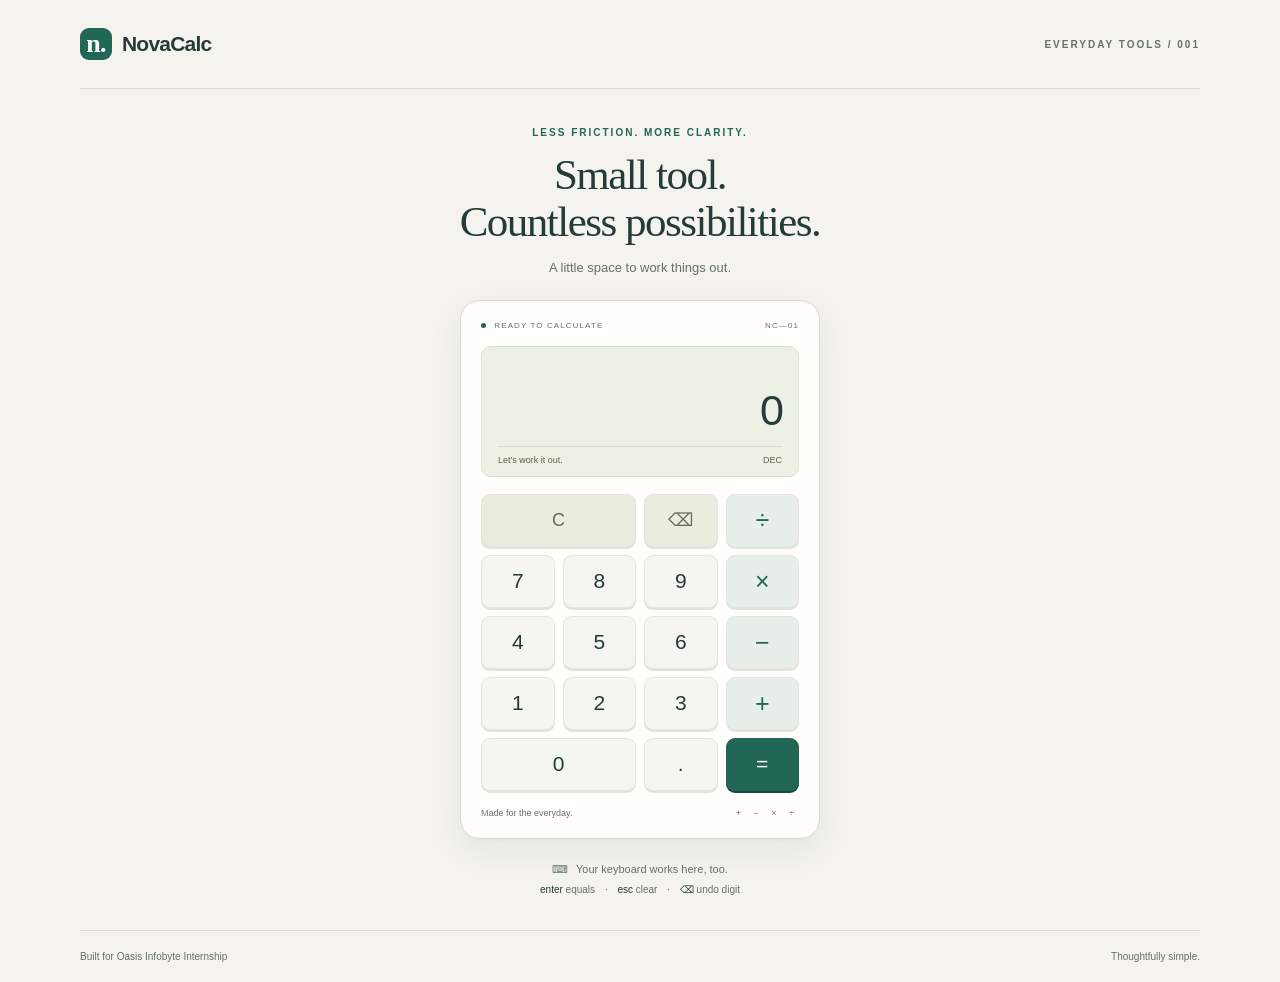
<file: WebDev-L2-Calculator/index.html>
<!doctype html>
<html lang="en">
<head>
  <meta charset="UTF-8">
  <meta name="viewport" content="width=device-width, initial-scale=1">
  <meta name="description" content="NovaCalc — a simple, keyboard-friendly calculator for everyday arithmetic.">
  <title>NovaCalc — A little clarity in every calculation</title>
  <link rel="stylesheet" href="css/style.css">
  <script src="js/script.js" defer></script>
</head>
<body>
  <header class="masthead">
    <a class="brand" href="index.html" aria-label="NovaCalc home"><span class="brand-mark" aria-hidden="true">n.</span>NovaCalc</a>
    <span class="edition">EVERYDAY TOOLS / 001</span>
  </header>
  <main>
    <div class="intro"><p class="eyebrow">LESS FRICTION. MORE CLARITY.</p><h1>Small tool.<br>Countless possibilities.</h1><p>A little space to work things out.</p></div>
    <section class="calculator" aria-label="Calculator">
      <div class="calculator-top"><span><i aria-hidden="true"></i> READY TO CALCULATE</span><span aria-hidden="true">NC—01</span></div>
      <div class="screen" aria-live="polite" aria-atomic="true">
        <div id="context" class="context" aria-label="Previous operation">&nbsp;</div>
        <output id="display" aria-label="Result">0</output>
        <div class="screen-caption"><span id="status">Let's work it out.</span><span aria-hidden="true">DEC</span></div>
      </div>
      <div class="keypad">
        <button class="utility clear" data-key="Escape" aria-label="Clear calculator">C</button>
        <button class="utility" data-key="Backspace" aria-label="Delete last digit">⌫</button>
        <button class="operator" data-key="/" aria-label="Divide">÷</button>
        <button data-key="7">7</button><button data-key="8">8</button><button data-key="9">9</button><button class="operator" data-key="*" aria-label="Multiply">×</button>
        <button data-key="4">4</button><button data-key="5">5</button><button data-key="6">6</button><button class="operator" data-key="-" aria-label="Subtract">−</button>
        <button data-key="1">1</button><button data-key="2">2</button><button data-key="3">3</button><button class="operator" data-key="+" aria-label="Add">+</button>
        <button class="zero" data-key="0">0</button><button data-key="." aria-label="Decimal point">.</button><button class="equals" data-key="=" aria-label="Equals">=</button>
      </div>
      <div class="calculator-bottom"><span>Made for the everyday.</span><span aria-hidden="true">+ − × ÷</span></div>
    </section>
    <p class="keyboard-note"><span aria-hidden="true">⌨</span> Your keyboard works here, too.<br><span class="shortcuts"><kbd>enter</kbd> equals <span>·</span> <kbd>esc</kbd> clear <span>·</span> <kbd>⌫</kbd> undo digit</span></p>
  </main>
  <footer><span>Built for Oasis Infobyte Internship</span><span>Thoughtfully simple.</span></footer>
</body>
</html>
</file>
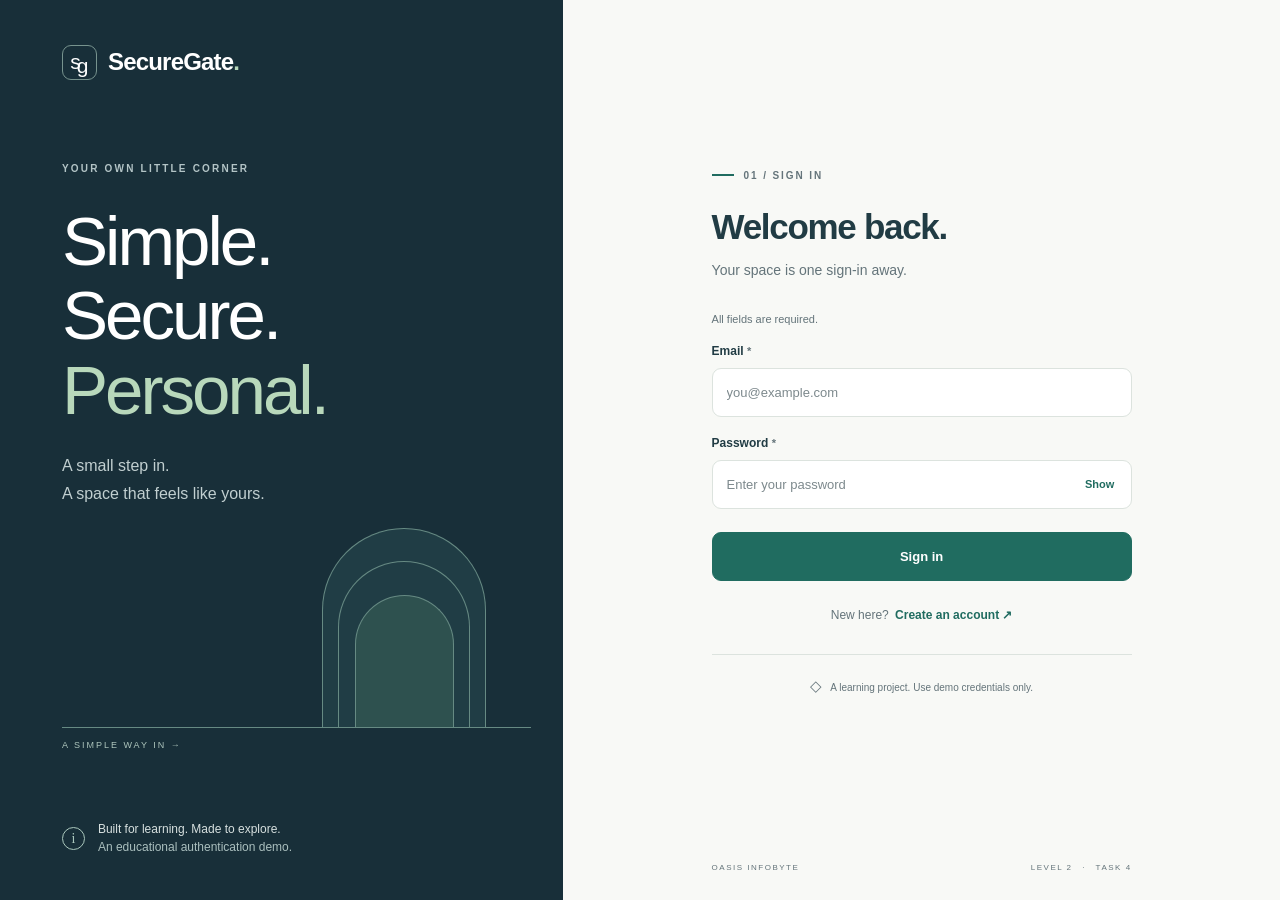
<file: WebDev-L2-LoginAuthentication/index.html>
<!DOCTYPE html>
<html lang="en">
<head><meta charset="UTF-8"><meta name="viewport" content="width=device-width, initial-scale=1"><meta name="description" content="SecureGate — an educational authentication demo for Oasis Infobyte."><title>Sign in · SecureGate</title><link rel="icon" href="data:,"><link rel="stylesheet" href="css/style.css"><script src="js/auth.js" defer></script></head>
<body class="auth-page login-page"><a class="skip-link" href="#main">Skip to form</a><div class="auth-layout">
<aside class="brand-panel"><a class="brand" href="index.html" aria-label="SecureGate home"><span class="brand-icon" aria-hidden="true">s<span>g</span></span>SecureGate<span class="brand-dot">.</span></a><div class="brand-story"><span class="eyebrow">YOUR OWN LITTLE CORNER</span><h1>Simple.<br>Secure.<br><span>Personal.</span></h1><p>A small step in.<br>A space that feels like yours.</p></div><div class="gate-art" aria-hidden="true"><div class="gate gate-one"></div><div class="gate gate-two"></div><div class="gate gate-three"></div><span class="gate-line"></span><span class="gate-caption">A SIMPLE WAY IN →</span></div><div class="brand-note"><span class="note-symbol" aria-hidden="true">i</span><p>Built for learning. Made to explore.<br><span>An educational authentication demo.</span></p></div></aside>
<main class="form-panel" id="main"><div class="form-content"><div class="page-kicker"><span class="tiny-line"></span>01 / SIGN IN</div><h2>Welcome back.</h2><p class="intro">Your space is one sign-in away.</p>
<noscript><p class="form-message">Please enable JavaScript to use this authentication demo.</p></noscript>
<form data-auth-form="login" novalidate><p class="required-note">All fields are required.</p>
<div class="field"><label for="email">Email <span aria-hidden="true">*</span></label><div class="input-wrap"><input id="email" name="email" type="email" autocomplete="email" placeholder="you@example.com" required aria-describedby="email-error"></div><p class="field-error" id="email-error" aria-live="polite"></p></div><div class="field"><label for="password">Password <span aria-hidden="true">*</span></label><div class="input-wrap"><input id="password" name="password" type="password" autocomplete="current-password" placeholder="Enter your password" required aria-describedby="password-error"><button class="password-toggle" type="button" data-toggle="password" aria-controls="password" aria-label="Show password" aria-pressed="false">Show</button></div><p class="field-error" id="password-error" aria-live="polite"></p></div>
<p class="form-message" id="form-message" role="status" aria-live="polite"></p><button class="button" type="submit">Sign in</button></form>

<p class="form-switch">New here? <a href="register.html">Create an account ↗</a></p><div class="demo-note"><span aria-hidden="true">◇</span> A learning project. Use demo credentials only.</div></div>
<footer class="auth-footer"><span>OASIS INFOBYTE</span><span>LEVEL 2 <span class="footer-dot">·</span> TASK 4</span></footer></main></div></body></html>
</file>
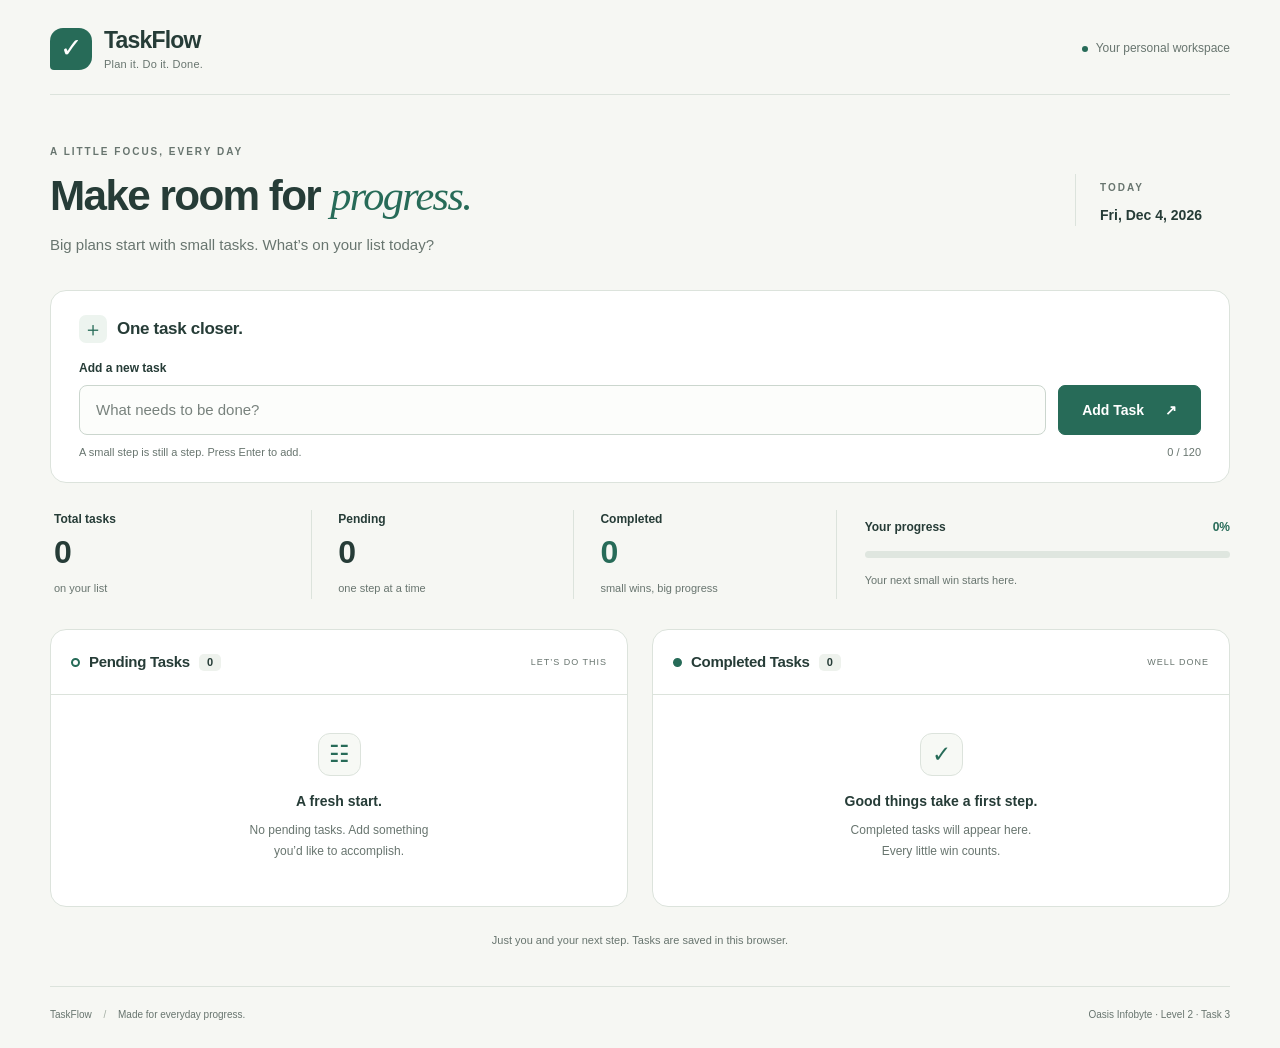
<file: WebDev-L2-ToDoApp/index.html>
<!DOCTYPE html>
<html lang="en">
<head>
  <meta charset="UTF-8">
  <meta name="viewport" content="width=device-width, initial-scale=1.0">
  <meta name="description" content="TaskFlow: a simple, local task manager. Plan it. Do it. Done.">
  <title>TaskFlow — Plan it. Do it. Done.</title>
  <link rel="stylesheet" href="css/style.css">
  <script src="js/script.js" defer></script>
</head>
<body>
  <header class="site-header wrap">
    <a class="brand" href="index.html" aria-label="TaskFlow home"><span class="brand-mark" aria-hidden="true">✓</span><span>TaskFlow<span class="tagline">Plan it. Do it. Done.</span></span></a>
    <span class="header-note"><span class="status-dot" aria-hidden="true"></span>Your personal workspace</span>
  </header>
  <main class="wrap">
    <section class="overview" aria-labelledby="welcome-title">
      <div><p class="eyebrow">A LITTLE FOCUS, EVERY DAY</p><h1 id="welcome-title">Make room for <em>progress.</em></h1><p class="intro">Big plans start with small tasks. What’s on your list today?</p></div>
      <div class="date-card"><span class="eyebrow">TODAY</span><time id="today"></time></div>
    </section>
    <section class="composer" aria-labelledby="composer-title">
      <div class="section-kicker"><span aria-hidden="true">＋</span><h2 id="composer-title">One task closer.</h2></div>
      <form id="task-form" novalidate>
        <label for="task-input">Add a new task</label>
        <div class="input-row"><input id="task-input" name="task" type="text" maxlength="120" placeholder="What needs to be done?" autocomplete="off" aria-describedby="input-help form-error"><button class="button primary" type="submit">Add Task <span aria-hidden="true">↗</span></button></div>
        <div class="form-details"><span id="input-help">A small step is still a step. Press Enter to add.</span><span id="character-count">0 / 120</span></div>
        <p id="form-error" class="error" role="alert"></p>
      </form>
    </section>
    <section class="stats" aria-label="Task statistics">
      <div class="stat"><span class="stat-label">Total tasks</span><strong id="total-count">0</strong><span class="stat-note">on your list</span></div>
      <div class="stat"><span class="stat-label">Pending</span><strong id="pending-count">0</strong><span class="stat-note">one step at a time</span></div>
      <div class="stat"><span class="stat-label">Completed</span><strong id="completed-count">0</strong><span class="stat-note">small wins, big progress</span></div>
      <div class="progress-stat"><div><span class="stat-label">Your progress</span><strong id="progress-label">0%</strong></div><progress id="task-progress" max="100" value="0" aria-label="Tasks completed">0%</progress><span class="stat-note" id="progress-note">Your next small win starts here.</span></div>
    </section>
    <p id="storage-warning" class="storage-warning" role="status" hidden></p>
    <div class="board" id="task-board">
      <section class="task-section" aria-labelledby="pending-title"><div class="list-heading"><h2 id="pending-title"><span class="section-dot" aria-hidden="true"></span>Pending Tasks <span class="count-badge" id="pending-badge">0</span></h2><span class="list-caption">LET’S DO THIS</span></div><ul id="pending-list" class="task-list"></ul><div id="pending-empty" class="empty-state"><span class="empty-icon" aria-hidden="true">☷</span><h3>A fresh start.</h3><p>No pending tasks. Add something<br>you’d like to accomplish.</p></div></section>
      <section class="task-section completed-section" aria-labelledby="completed-title"><div class="list-heading"><h2 id="completed-title"><span class="section-dot filled" aria-hidden="true"></span>Completed Tasks <span class="count-badge" id="completed-badge">0</span></h2><span class="list-caption">WELL DONE</span></div><ul id="completed-list" class="task-list"></ul><div id="completed-empty" class="empty-state"><span class="empty-icon" aria-hidden="true">✓</span><h3>Good things take a first step.</h3><p>Completed tasks will appear here.<br>Every little win counts.</p></div></section>
    </div>
    <p class="workspace-note">Just you and your next step. Tasks are saved in this browser.</p>
    <p id="announcement" class="sr-only" role="status" aria-live="polite"></p>
    <noscript><p class="error">Please enable JavaScript to add and manage tasks.</p></noscript>
  </main>
  <footer class="site-footer wrap"><span>TaskFlow <span class="footer-divider">/</span> Made for everyday progress.</span><span>Oasis Infobyte · Level 2 · Task 3</span></footer>
</body>
</html>
</file>
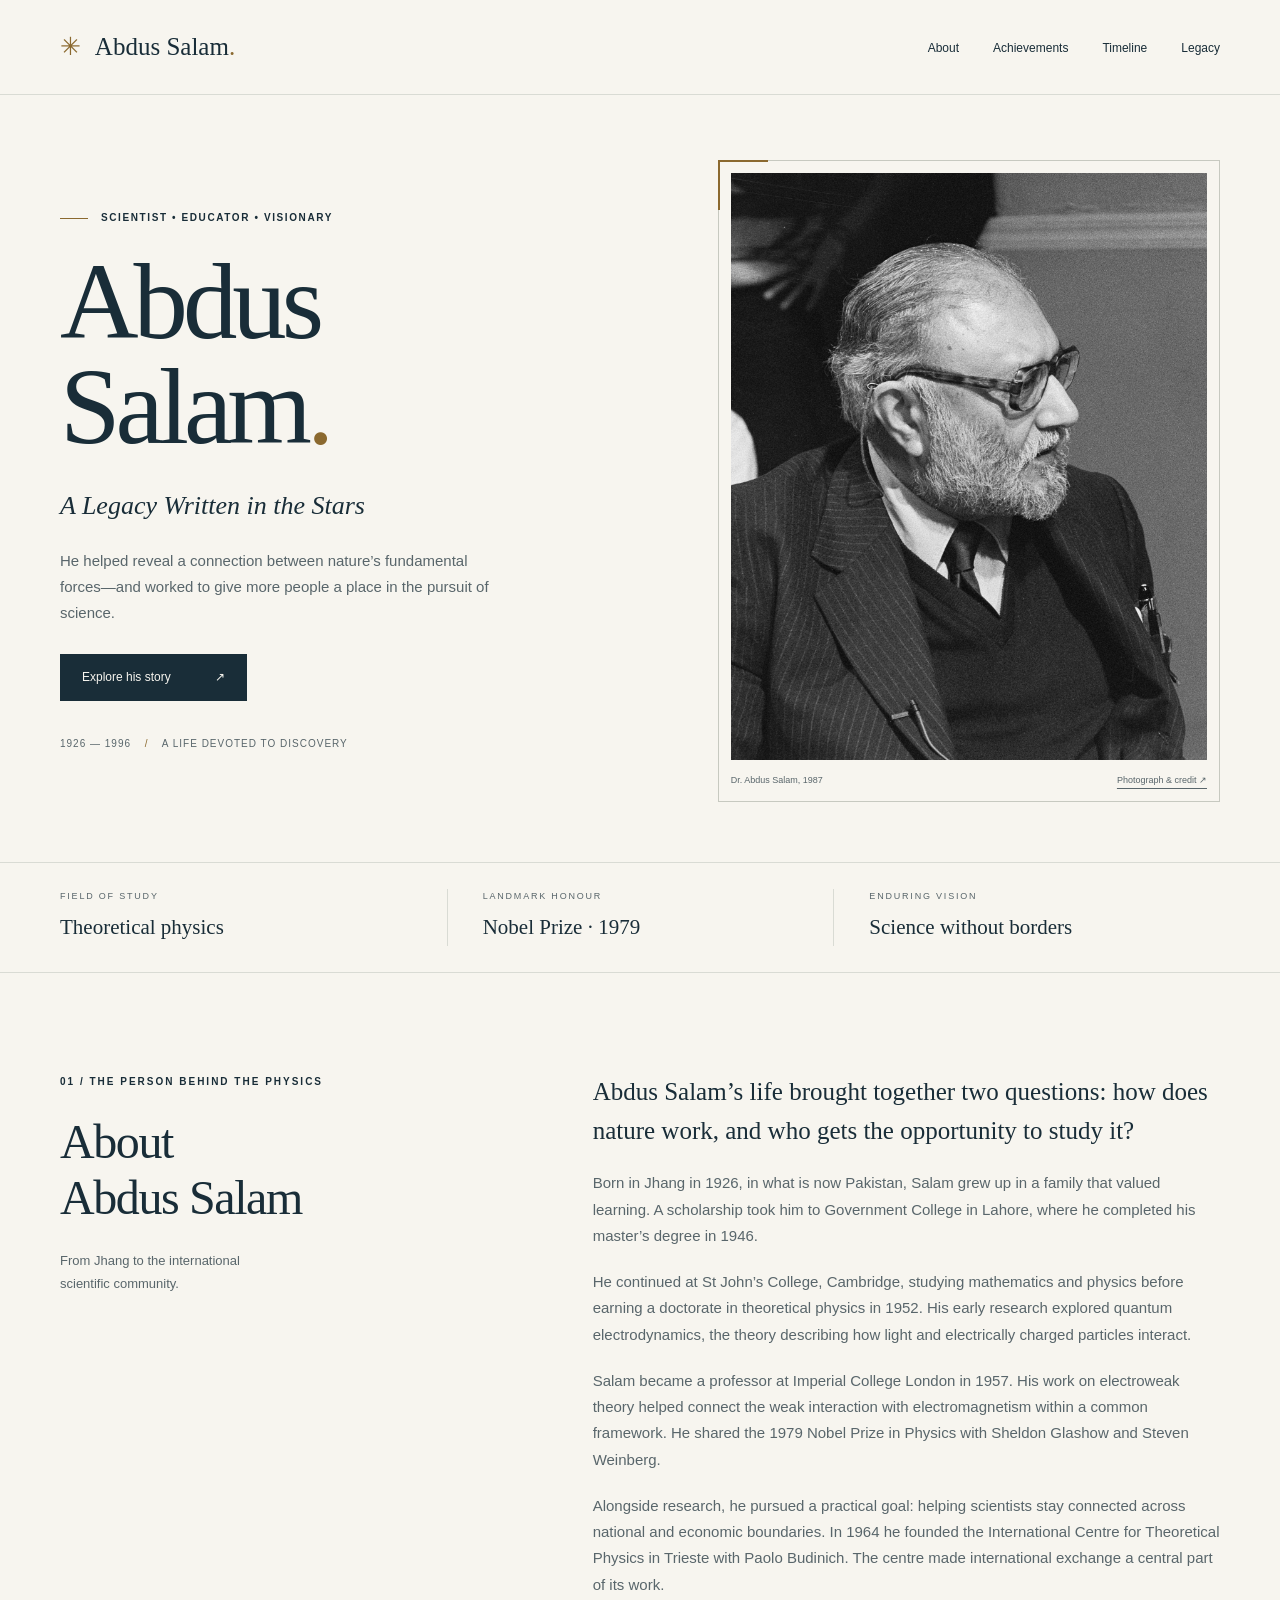
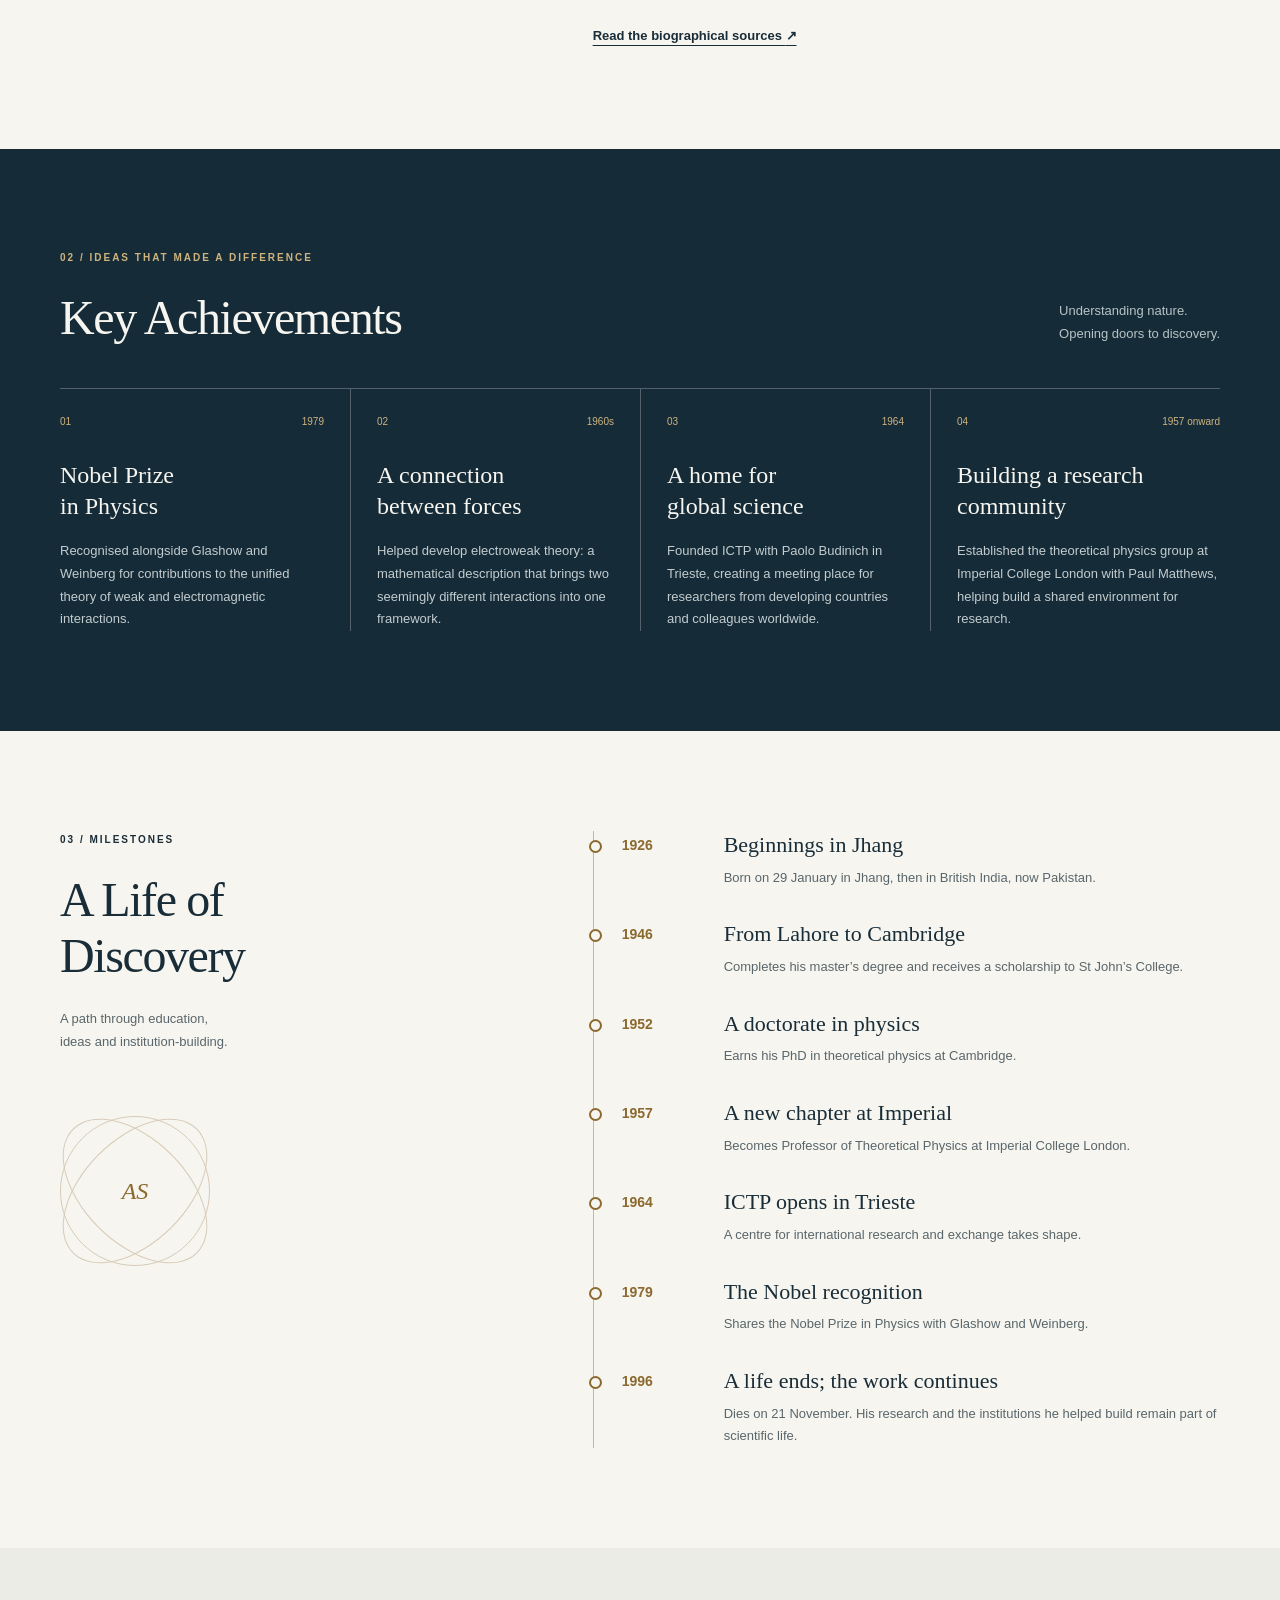
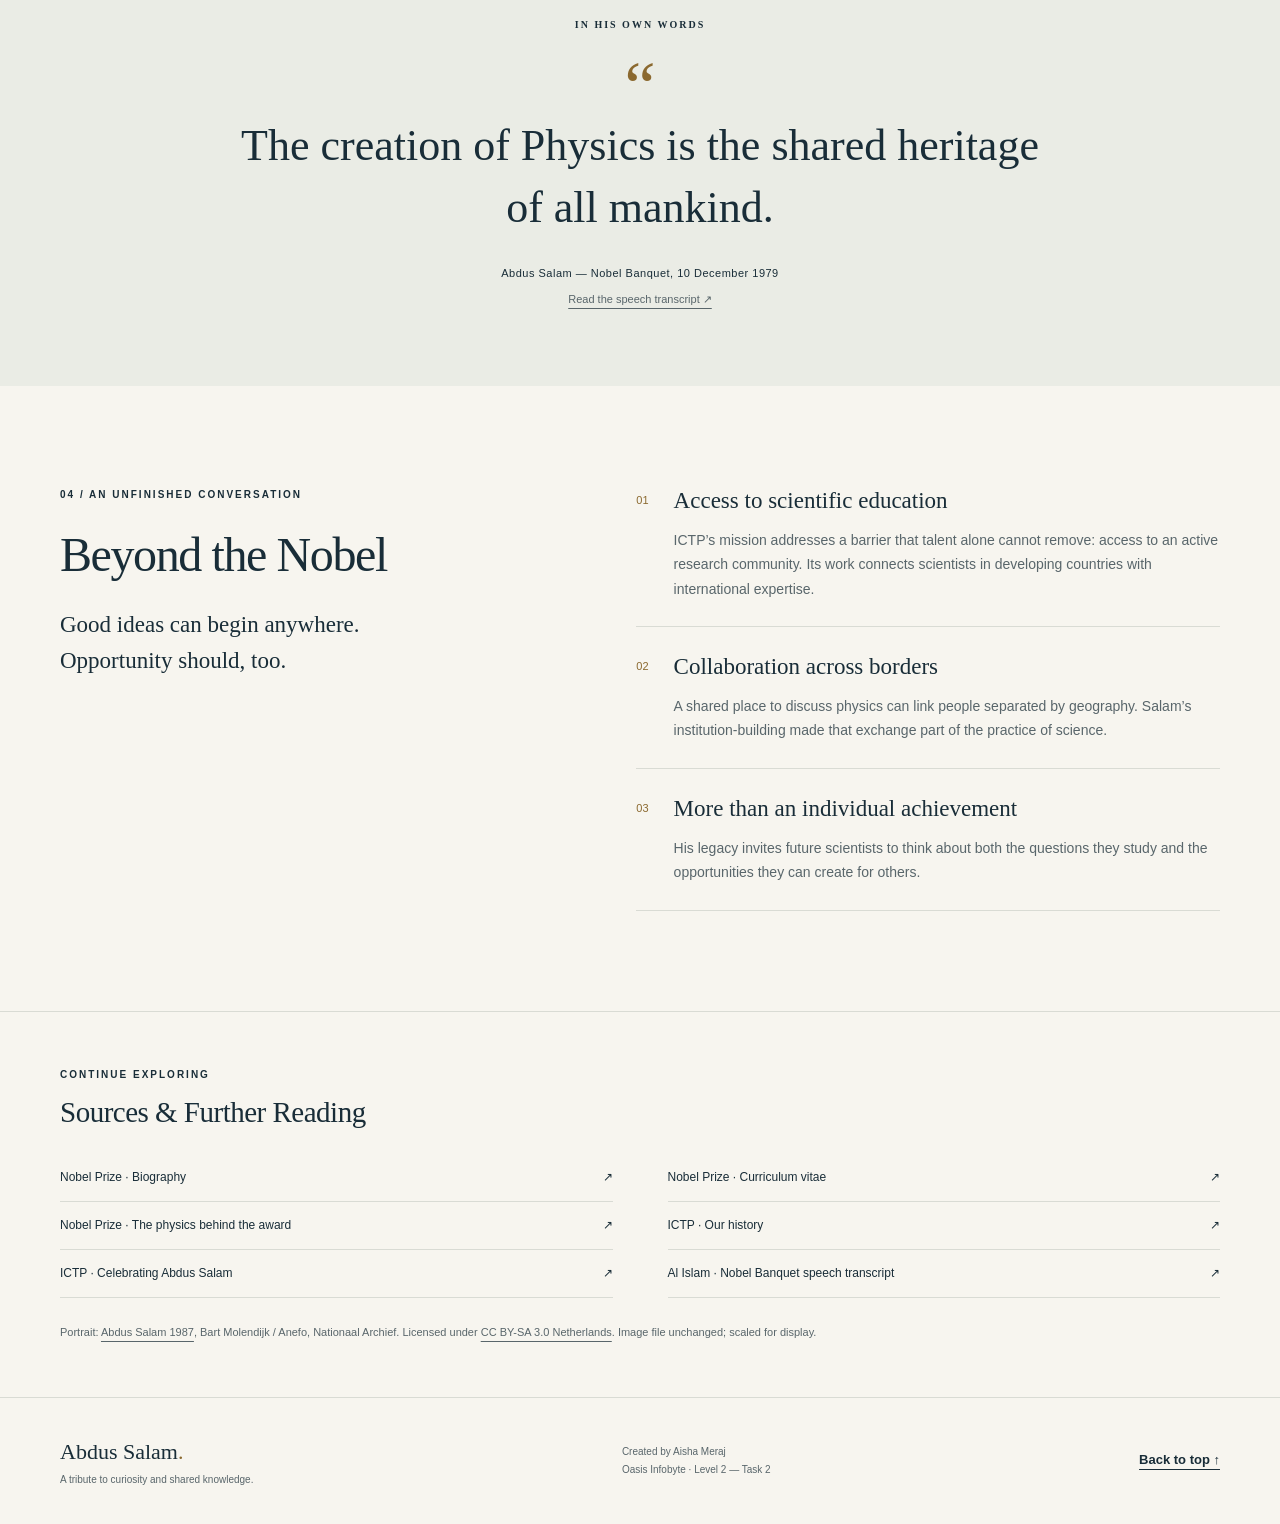
<file: WebDev-L2-TributePage/index.html>
<!DOCTYPE html>
<html lang="en">
<head>
  <meta charset="UTF-8">
  <meta name="viewport" content="width=device-width, initial-scale=1.0">
  <meta name="description" content="Explore the life, electroweak research and educational legacy of Dr. Abdus Salam, co-recipient of the 1979 Nobel Prize in Physics.">
  <title>Abdus Salam — A Legacy Written in the Stars</title>
  <link rel="stylesheet" href="css/style.css">
</head>
<body>
  <a class="skip-link" href="#main">Skip to content</a>
  <header class="site-header" id="top">
    <nav class="container navigation" aria-label="Main navigation">
      <a class="brand" href="#top"><span aria-hidden="true">✳</span> Abdus Salam<span class="brand-dot">.</span></a>
      <ul><li><a href="#about">About</a></li><li><a href="#achievements">Achievements</a></li><li><a href="#timeline">Timeline</a></li><li><a href="#legacy">Legacy</a></li></ul>
    </nav>
  </header>
  <main id="main">
    <section class="hero container" aria-labelledby="hero-title">
      <div class="hero-copy">
        <p class="eyebrow"><span class="small-line" aria-hidden="true"></span> Scientist • Educator • Visionary</p>
        <h1 id="hero-title">Abdus<br>Salam<span class="gold">.</span></h1>
        <p class="tagline">A Legacy Written in the Stars</p>
        <p class="intro">He helped reveal a connection between nature’s fundamental forces—and worked to give more people a place in the pursuit of science.</p>
        <a class="button" href="#about">Explore his story <span aria-hidden="true">↗</span></a>
        <p class="hero-note">1926 — 1996 <span aria-hidden="true">/</span> A life devoted to discovery</p>
      </div>
      <figure class="portrait">
        <div class="portrait-frame"><img src="images/abdussalam-portrait.jpg" width="1520" height="1872" alt="Abdus Salam wearing glasses and speaking into a microphone in Amsterdam, 1987."></div>
        <figcaption><span>Dr. Abdus Salam, 1987</span><a href="#image-credit">Photograph & credit ↗</a></figcaption>
      </figure>
    </section>
    <div class="facts-band"><dl class="container facts"><div><dt>FIELD OF STUDY</dt><dd>Theoretical physics</dd></div><div><dt>LANDMARK HONOUR</dt><dd>Nobel Prize · 1979</dd></div><div><dt>ENDURING VISION</dt><dd>Science without borders</dd></div></dl></div>

    <section class="section container about" id="about" aria-labelledby="about-title">
      <div class="section-heading"><p class="eyebrow">01 / The person behind the physics</p><h2 id="about-title">About<br>Abdus Salam</h2><p class="margin-note">From Jhang to the international<br>scientific community.</p></div>
      <div class="prose">
        <p class="lead">Abdus Salam’s life brought together two questions: how does nature work, and who gets the opportunity to study it?</p>
        <p>Born in Jhang in 1926, in what is now Pakistan, Salam grew up in a family that valued learning. A scholarship took him to Government College in Lahore, where he completed his master’s degree in 1946.</p>
        <p>He continued at St John’s College, Cambridge, studying mathematics and physics before earning a doctorate in theoretical physics in 1952. His early research explored quantum electrodynamics, the theory describing how light and electrically charged particles interact.</p>
        <p>Salam became a professor at Imperial College London in 1957. His work on electroweak theory helped connect the weak interaction with electromagnetism within a common framework. He shared the 1979 Nobel Prize in Physics with Sheldon Glashow and Steven Weinberg.</p>
        <p>Alongside research, he pursued a practical goal: helping scientists stay connected across national and economic boundaries. In 1964 he founded the International Centre for Theoretical Physics in Trieste with Paolo Budinich. The centre made international exchange a central part of its work.</p>
        <a class="text-link" href="#sources">Read the biographical sources <span aria-hidden="true">↗</span></a>
      </div>
    </section>

    <section class="achievements section" id="achievements" aria-labelledby="achievements-title"><div class="container">
      <div class="section-top"><div><p class="eyebrow">02 / Ideas that made a difference</p><h2 id="achievements-title">Key Achievements</h2></div><p>Understanding nature.<br>Opening doors to discovery.</p></div>
      <div class="achievement-grid">
        <article><div class="card-meta"><span>01</span><span>1979</span></div><h3>Nobel Prize<br>in Physics</h3><p>Recognised alongside Glashow and Weinberg for contributions to the unified theory of weak and electromagnetic interactions.</p></article>
        <article><div class="card-meta"><span>02</span><span>1960s</span></div><h3>A connection<br>between forces</h3><p>Helped develop electroweak theory: a mathematical description that brings two seemingly different interactions into one framework.</p></article>
        <article><div class="card-meta"><span>03</span><span>1964</span></div><h3>A home for<br>global science</h3><p>Founded ICTP with Paolo Budinich in Trieste, creating a meeting place for researchers from developing countries and colleagues worldwide.</p></article>
        <article><div class="card-meta"><span>04</span><span>1957 onward</span></div><h3>Building a research<br>community</h3><p>Established the theoretical physics group at Imperial College London with Paul Matthews, helping build a shared environment for research.</p></article>
      </div>
    </div></section>

    <section class="section container timeline-section" id="timeline" aria-labelledby="timeline-title">
      <div class="section-heading"><p class="eyebrow">03 / Milestones</p><h2 id="timeline-title">A Life of<br>Discovery</h2><p class="margin-note">A path through education,<br>ideas and institution-building.</p><div class="orbit" aria-hidden="true"><span>AS</span></div></div>
      <ol class="timeline">
        <li><time datetime="1926">1926</time><div><h3>Beginnings in Jhang</h3><p>Born on 29 January in Jhang, then in British India, now Pakistan.</p></div></li>
        <li><time datetime="1946">1946</time><div><h3>From Lahore to Cambridge</h3><p>Completes his master’s degree and receives a scholarship to St John’s College.</p></div></li>
        <li><time datetime="1952">1952</time><div><h3>A doctorate in physics</h3><p>Earns his PhD in theoretical physics at Cambridge.</p></div></li>
        <li><time datetime="1957">1957</time><div><h3>A new chapter at Imperial</h3><p>Becomes Professor of Theoretical Physics at Imperial College London.</p></div></li>
        <li><time datetime="1964">1964</time><div><h3>ICTP opens in Trieste</h3><p>A centre for international research and exchange takes shape.</p></div></li>
        <li><time datetime="1979">1979</time><div><h3>The Nobel recognition</h3><p>Shares the Nobel Prize in Physics with Glashow and Weinberg.</p></div></li>
        <li><time datetime="1996">1996</time><div><h3>A life ends; the work continues</h3><p>Dies on 21 November. His research and the institutions he helped build remain part of scientific life.</p></div></li>
      </ol>
    </section>

    <section class="quote-section" aria-labelledby="quote-title"><div class="container quote-inner">
      <h2 class="eyebrow" id="quote-title">In his own words</h2><span class="quote-mark" aria-hidden="true">“</span>
      <blockquote cite="https://www.alislam.org/articles/abdus-salam-banquet-speech/"><p>The creation of Physics is the shared heritage of all mankind.</p></blockquote>
      <p class="quote-attribution">Abdus Salam <span aria-hidden="true">—</span> Nobel Banquet, 10 December 1979</p>
      <a href="https://www.alislam.org/articles/abdus-salam-banquet-speech/">Read the speech transcript ↗</a>
    </div></section>

    <section class="section container legacy" id="legacy" aria-labelledby="legacy-title">
      <div><p class="eyebrow">04 / An unfinished conversation</p><h2 id="legacy-title">Beyond the Nobel</h2><p class="lead">Good ideas can begin anywhere.<br>Opportunity should, too.</p></div>
      <div class="legacy-items"><article><span>01</span><div><h3>Access to scientific education</h3><p>ICTP’s mission addresses a barrier that talent alone cannot remove: access to an active research community. Its work connects scientists in developing countries with international expertise.</p></div></article><article><span>02</span><div><h3>Collaboration across borders</h3><p>A shared place to discuss physics can link people separated by geography. Salam’s institution-building made that exchange part of the practice of science.</p></div></article><article><span>03</span><div><h3>More than an individual achievement</h3><p>His legacy invites future scientists to think about both the questions they study and the opportunities they can create for others.</p></div></article></div>
    </section>

    <section class="sources-section" id="sources" aria-labelledby="sources-title"><div class="container">
      <p class="eyebrow">Continue exploring</p><h2 id="sources-title">Sources & Further Reading</h2>
      <ul class="source-list">
        <li><a href="https://www.nobelprize.org/prizes/physics/1979/salam/biographical/">Nobel Prize · Biography <span aria-hidden="true">↗</span></a></li>
        <li><a href="https://www.nobelprize.org/prizes/physics/1979/salam/cv/">Nobel Prize · Curriculum vitae <span aria-hidden="true">↗</span></a></li>
        <li><a href="https://www.nobelprize.org/prizes/physics/1979/press-release/">Nobel Prize · The physics behind the award <span aria-hidden="true">↗</span></a></li>
        <li><a href="https://dp9.ictp.it/home/our-history">ICTP · Our history <span aria-hidden="true">↗</span></a></li>
        <li><a href="https://2022.ictp.it/news/2024/1/celebrating-abdus-salam">ICTP · Celebrating Abdus Salam <span aria-hidden="true">↗</span></a></li>
        <li><a href="https://www.alislam.org/articles/abdus-salam-banquet-speech/">Al Islam · Nobel Banquet speech transcript <span aria-hidden="true">↗</span></a></li>
      </ul>
      <p class="image-credit" id="image-credit">Portrait: <a href="https://commons.wikimedia.org/wiki/File:Abdus_Salam_1987.jpg">Abdus Salam 1987</a>, Bart Molendijk / Anefo, Nationaal Archief. Licensed under <a href="https://creativecommons.org/licenses/by-sa/3.0/nl/deed.en">CC BY-SA 3.0 Netherlands</a>. Image file unchanged; scaled for display.</p>
    </div></section>
  </main>
  <footer class="container footer"><div><a class="brand" href="#top">Abdus Salam<span class="brand-dot">.</span></a><p>A tribute to curiosity and shared knowledge.</p></div><p>Created by Aisha Meraj<br>Oasis Infobyte · Level 2 — Task 2</p><a class="text-link" href="#top">Back to top ↑</a></footer>
</body>
</html>
</file>
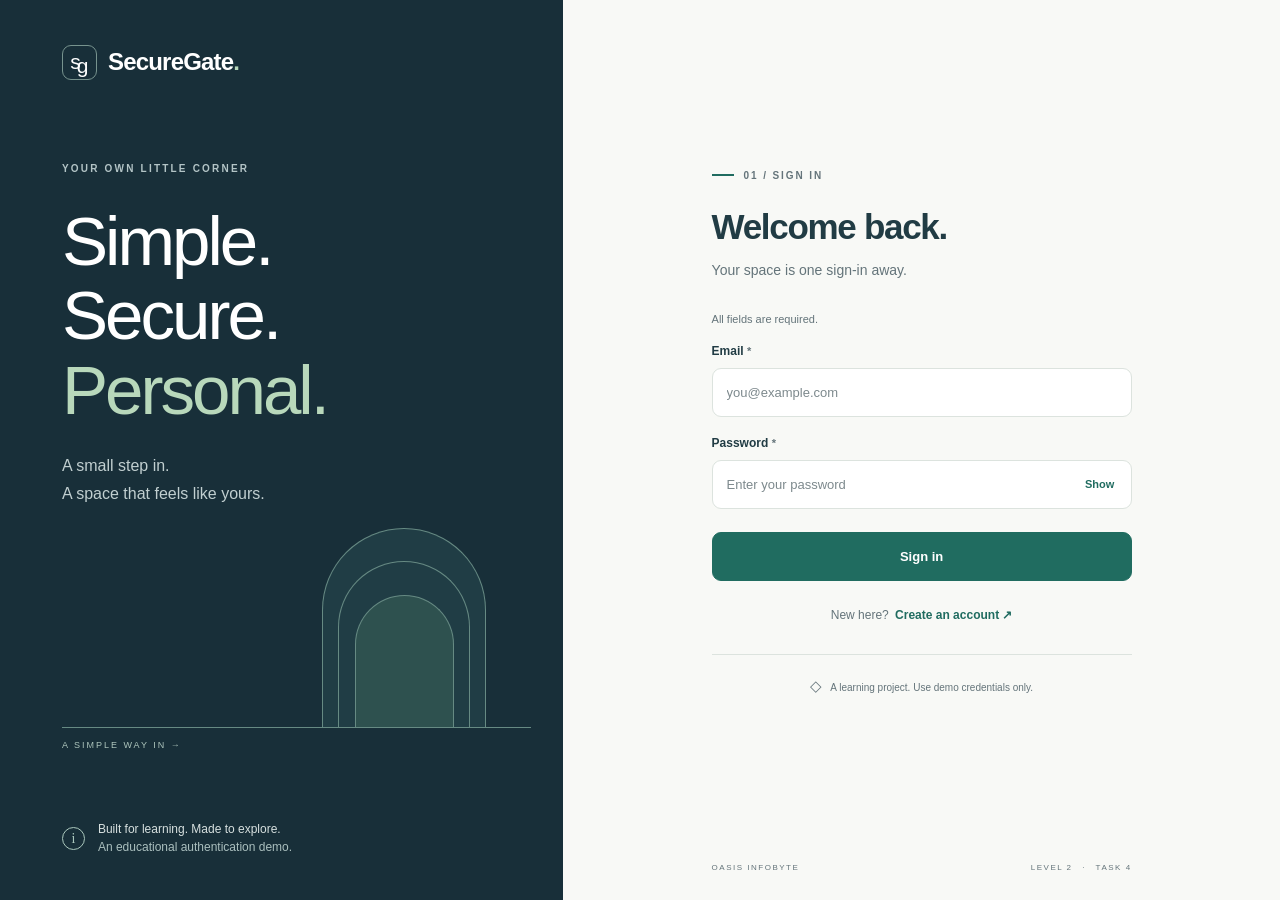
<file: WebDev-L2-LoginAuthentication/dashboard.html>
<!DOCTYPE html>
<html lang="en">
<head><meta charset="UTF-8"><meta name="viewport" content="width=device-width, initial-scale=1"><title>Your account · SecureGate</title><link rel="icon" href="data:,"><link rel="stylesheet" href="css/style.css"><script src="js/auth.js" defer></script><script src="js/dashboard.js" defer></script></head>
<body class="dashboard-page">
<noscript><p>Please enable JavaScript and <a href="index.html">sign in</a> to view your demo account.</p></noscript>
<div id="dashboard" hidden>
  <header class="dashboard-header"><a class="brand" href="dashboard.html"><span class="brand-icon" aria-hidden="true">s<span>g</span></span>SecureGate<span class="brand-dot">.</span></a><button class="logout-button" id="logout" type="button">Logout <span aria-hidden="true">↗</span></button></header>
  <main class="dashboard-main"><div class="page-kicker"><span class="tiny-line"></span>03 / YOUR PERSONAL SPACE</div><div class="welcome-row"><div><h1 id="greeting">Welcome.</h1><p class="intro">You're signed in to your SecureGate demo account.</p></div><span class="status-badge"><span aria-hidden="true">●</span> Session active</span></div>
  <section class="account-card" aria-labelledby="account-title"><div class="account-heading"><div class="avatar" id="initials" aria-hidden="true"></div><div><span class="eyebrow">A LITTLE ABOUT YOU</span><h2 id="account-title">Your account</h2></div><span class="account-number" aria-hidden="true">01</span></div><dl class="account-details"><div><dt>Full name</dt><dd id="fullName"></dd></div><div><dt>Username</dt><dd id="username"></dd></div><div><dt>Email</dt><dd id="email"></dd></div><div><dt>Member since</dt><dd id="memberSince"></dd></div></dl><div class="account-bottom"><span aria-hidden="true">✓</span> You’re right where you belong.</div></section>
  <aside class="session-note"><span class="note-symbol" aria-hidden="true">i</span><div><h2>Your session, explained.</h2><p>Refresh and you’ll stay signed in in this tab. When you’re done, log out to end your session. Your demo account will be here for next time.</p></div></aside><p id="logout-error" class="form-message" role="status"></p>
  <footer class="dashboard-footer"><span>Simple. Secure. Personal.</span><span>Educational demo <span class="footer-dot">·</span> Oasis Infobyte</span></footer></main>
</div></body></html>
</file>
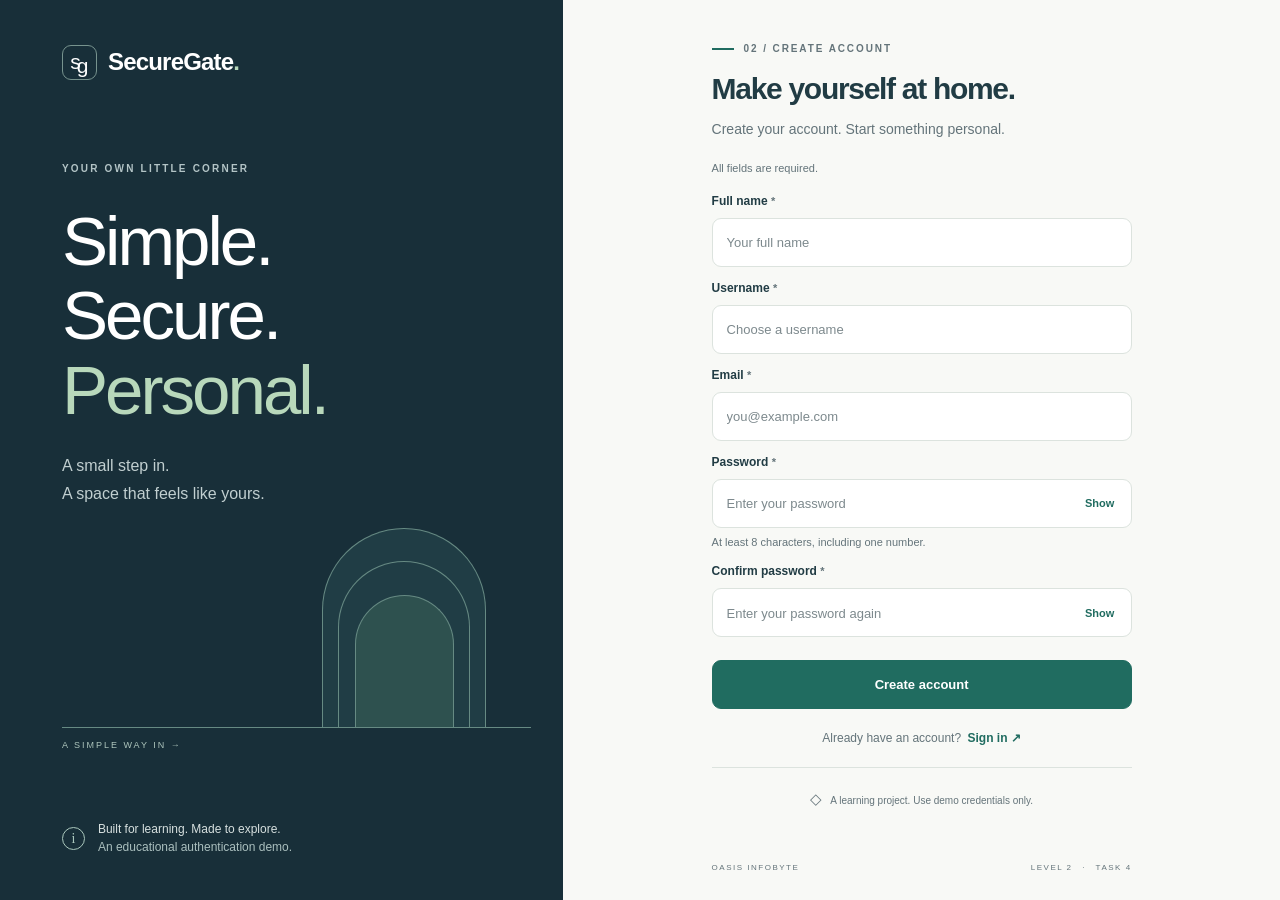
<file: WebDev-L2-LoginAuthentication/register.html>
<!DOCTYPE html>
<html lang="en">
<head><meta charset="UTF-8"><meta name="viewport" content="width=device-width, initial-scale=1"><meta name="description" content="SecureGate — an educational authentication demo for Oasis Infobyte."><title>Create account · SecureGate</title><link rel="icon" href="data:,"><link rel="stylesheet" href="css/style.css"><script src="js/auth.js" defer></script></head>
<body class="auth-page register-page"><a class="skip-link" href="#main">Skip to form</a><div class="auth-layout">
<aside class="brand-panel"><a class="brand" href="index.html" aria-label="SecureGate home"><span class="brand-icon" aria-hidden="true">s<span>g</span></span>SecureGate<span class="brand-dot">.</span></a><div class="brand-story"><span class="eyebrow">YOUR OWN LITTLE CORNER</span><h1>Simple.<br>Secure.<br><span>Personal.</span></h1><p>A small step in.<br>A space that feels like yours.</p></div><div class="gate-art" aria-hidden="true"><div class="gate gate-one"></div><div class="gate gate-two"></div><div class="gate gate-three"></div><span class="gate-line"></span><span class="gate-caption">A SIMPLE WAY IN →</span></div><div class="brand-note"><span class="note-symbol" aria-hidden="true">i</span><p>Built for learning. Made to explore.<br><span>An educational authentication demo.</span></p></div></aside>
<main class="form-panel" id="main"><div class="form-content"><div class="page-kicker"><span class="tiny-line"></span>02 / CREATE ACCOUNT</div><h2>Make yourself at home.</h2><p class="intro">Create your account. Start something personal.</p>
<noscript><p class="form-message">Please enable JavaScript to use this authentication demo.</p></noscript>
<form data-auth-form="register" novalidate><p class="required-note">All fields are required.</p>
<div class="field"><label for="fullName">Full name <span aria-hidden="true">*</span></label><div class="input-wrap"><input id="fullName" name="fullName" type="text" autocomplete="name" placeholder="Your full name" required aria-describedby="fullName-error"></div><p class="field-error" id="fullName-error" aria-live="polite"></p></div><div class="field"><label for="username">Username <span aria-hidden="true">*</span></label><div class="input-wrap"><input id="username" name="username" type="text" autocomplete="username" placeholder="Choose a username" required aria-describedby="username-error"></div><p class="field-error" id="username-error" aria-live="polite"></p></div><div class="field"><label for="email">Email <span aria-hidden="true">*</span></label><div class="input-wrap"><input id="email" name="email" type="email" autocomplete="email" placeholder="you@example.com" required aria-describedby="email-error"></div><p class="field-error" id="email-error" aria-live="polite"></p></div><div class="field"><label for="password">Password <span aria-hidden="true">*</span></label><div class="input-wrap"><input id="password" name="password" type="password" autocomplete="new-password" placeholder="Enter your password" required aria-describedby="password-error password-hint"><button class="password-toggle" type="button" data-toggle="password" aria-controls="password" aria-label="Show password" aria-pressed="false">Show</button></div><p class="field-hint" id="password-hint">At least 8 characters, including one number.</p><p class="field-error" id="password-error" aria-live="polite"></p></div><div class="field"><label for="confirmPassword">Confirm password <span aria-hidden="true">*</span></label><div class="input-wrap"><input id="confirmPassword" name="confirmPassword" type="password" autocomplete="new-password" placeholder="Enter your password again" required aria-describedby="confirmPassword-error"><button class="password-toggle" type="button" data-toggle="confirmPassword" aria-controls="confirmPassword" aria-label="Show confirm password" aria-pressed="false">Show</button></div><p class="field-error" id="confirmPassword-error" aria-live="polite"></p></div>
<p class="form-message" id="form-message" role="status" aria-live="polite"></p><button class="button" type="submit">Create account</button></form>
<section id="registration-success" class="success-panel" tabindex="-1" hidden><span class="success-check" aria-hidden="true">✓</span><h2>You’re all set.</h2><p>Your account has been created. Sign in to enter your personal space.</p><a class="button" href="index.html">Continue to sign in →</a></section>
<p class="form-switch">Already have an account? <a href="index.html">Sign in ↗</a></p><div class="demo-note"><span aria-hidden="true">◇</span> A learning project. Use demo credentials only.</div></div>
<footer class="auth-footer"><span>OASIS INFOBYTE</span><span>LEVEL 2 <span class="footer-dot">·</span> TASK 4</span></footer></main></div></body></html>
</file>
<file: WebDev-L2-Calculator/css/style.css>
:root { --paper: #f4f3ee; --ink: #253b37; --muted: #65716a; --teal: #226655; --line: #dcded5; }
* { box-sizing: border-box; }
body { margin: 0; background: var(--paper); color: var(--ink); font-family: "Segoe UI", Arial, sans-serif; }
.masthead, footer { display: flex; justify-content: space-between; align-items: center; margin: 0 auto; width: min(1120px, calc(100% - 64px)); }
.masthead { padding: 28px 0; border-bottom: 1px solid var(--line); }
.brand { display: flex; align-items: center; gap: 10px; color: var(--ink); text-decoration: none; font-size: 21px; font-weight: 650; letter-spacing: -.8px; }
.brand-mark { display: grid; place-items: center; background: var(--teal); color: white; width: 32px; height: 32px; border-radius: 9px; font-family: Georgia, serif; font-size: 26px; }
.edition, .eyebrow { font-size: 10px; font-weight: 650; letter-spacing: 2px; }
.edition { color: var(--muted); }
main { display: flex; flex-direction: column; align-items: center; padding: 38px 20px 30px; }
.intro { text-align: center; }
.eyebrow { color: var(--teal); margin: 0 0 13px; }
h1 { font-family: Georgia, "Times New Roman", serif; font-size: clamp(32px, 5vw, 43px); line-height: 1.1; letter-spacing: -1.5px; font-weight: 400; margin: 0; }
.intro > p:last-child { font-size: 13px; color: var(--muted); margin: 14px 0 25px; }
.calculator { width: min(100%, 360px); background: #fffefa; border: 1px solid #d7dbd1; border-radius: 20px; padding: 20px; box-shadow: 0 12px 35px #263c3710, 0 2px 3px #263c3705; }
.calculator-top, .calculator-bottom, .screen-caption { display: flex; justify-content: space-between; gap: 8px; align-items: center; }
.calculator-top { font-size: 8px; letter-spacing: 1.1px; color: var(--muted); margin-bottom: 16px; }
.calculator-top i { display: inline-block; width: 5px; height: 5px; border-radius: 50%; background: var(--teal); margin-right: 5px; }
.screen { background: #edf0e5; border: 1px solid #dce2d3; border-radius: 10px; padding: 16px 16px 11px; margin-bottom: 17px; min-width: 0; }
.context { min-height: 18px; text-align: right; color: #5e6a5a; font-size: 12px; overflow-wrap: anywhere; }
output { display: block; min-height: 65px; padding: 5px 0 9px; text-align: right; font-size: 43px; font-weight: 450; letter-spacing: -1.8px; font-variant-numeric: tabular-nums; overflow-wrap: anywhere; }
output.compact { font-size: 26px; letter-spacing: -.7px; }
output.error { font-size: 23px; color: #923d2d; letter-spacing: -.5px; }
.screen-caption { border-top: 1px solid #d6ddcf; padding-top: 8px; font-size: 9px; color: #58644f; }
.keypad { display: grid; grid-template-columns: repeat(4, minmax(0, 1fr)); gap: 8px; }
button { min-height: 53px; border: 1px solid #e4e5df; border-radius: 9px; background: #f6f6f1; color: var(--ink); font: 400 21px "Segoe UI", sans-serif; cursor: pointer; box-shadow: 0 2px 0 #e2e4dc; transition: background .12s, transform .12s; touch-action: manipulation; }
.clear, .zero { grid-column: span 2; }
.utility { color: #616d5d; background: #e9ecdf; font-size: 18px; }
.operator { color: var(--teal); background: #e8efe9; font-size: 25px; }
.equals { background: var(--teal); color: white; border-color: var(--teal); box-shadow: 0 2px 0 #184a3e; }
button:hover { background: #dde5d8; }
.equals:hover { background: #174f40; }
button:active, button.pressed { transform: translateY(2px); box-shadow: none; }
button:focus-visible, a:focus-visible { outline: 3px solid #ae663a; outline-offset: 3px; }
.calculator-bottom { margin-top: 17px; color: var(--muted); font-size: 9px; }
.calculator-bottom span:last-child { letter-spacing: 5px; }
.keyboard-note { text-align: center; color: var(--muted); font-size: 11px; line-height: 1.9; margin: 20px 0 0; }
.keyboard-note > span:first-child { margin-right: 5px; }
.shortcuts { font-size: 10px; }
.shortcuts > span { padding: 0 7px; }
kbd { font-family: inherit; color: var(--ink); }
footer { border-top: 1px solid var(--line); padding: 20px 0; font-size: 10px; color: var(--muted); }
@media (max-width: 480px) { .masthead, footer { width: calc(100% - 32px); } .masthead { padding: 19px 0; } .edition { font-size: 8px; letter-spacing: 1px; } main { padding: 28px 16px 24px; } .calculator { padding: 17px; } footer { gap: 15px; font-size: 9px; } }
@media (prefers-reduced-motion: reduce) { button { transition: none; } }
</file>
<file: WebDev-L2-LoginAuthentication/css/style.css>
/* 1. Theme and base */
:root{--navy:#182f39;--navy-light:#25434d;--paper:#f8f9f6;--white:#fff;--ink:#213c44;--muted:#64747a;--teal:#206c60;--mint:#b8d8bb;--line:#dce3de;--error:#a32e36;--radius:9px}
*{box-sizing:border-box}body{margin:0;font-family:"Segoe UI",Arial,sans-serif;color:var(--ink);background:var(--paper);font-size:15px;line-height:1.5}button,input{font:inherit}button,a,input{-webkit-tap-highlight-color:transparent}a{color:var(--teal);text-underline-offset:4px}button{cursor:pointer}button:disabled{cursor:wait;opacity:.65}[hidden]{display:none!important}h1,h2,p{margin-top:0}a:focus-visible,button:focus-visible,input:focus-visible,[tabindex]:focus-visible{outline:3px solid #459382;outline-offset:4px}.skip-link{position:absolute;left:20px;top:-70px;z-index:10;background:white;padding:12px}.skip-link:focus{top:10px}
/* 2. Two-panel authentication layout */
.auth-layout{display:grid;grid-template-columns:minmax(340px,44%) 1fr;min-height:100vh}.brand-panel{background:var(--navy);color:white;padding:44px 11%;position:relative;overflow:hidden;display:flex;flex-direction:column}.brand{display:inline-flex;align-items:center;font-size:24px;font-weight:650;letter-spacing:-.8px;text-decoration:none;color:inherit;width:fit-content;white-space:nowrap}.brand-dot{color:var(--mint)}.brand-icon{display:inline-flex;align-items:center;justify-content:center;width:35px;height:35px;border:1px solid #77938e;border-radius:9px;margin-right:11px;font-size:21px;letter-spacing:-4px;padding-right:4px;font-weight:400}.brand-icon span{transform:translateY(4px)}.brand-story{margin-top:76px;z-index:1}.eyebrow{font-size:10px;letter-spacing:2.2px;font-weight:650}.brand-story .eyebrow{color:#b3c4c6}.brand-story h1{font-size:clamp(48px,5.4vw,78px);line-height:1.08;letter-spacing:-3px;font-weight:500;margin:25px 0}.brand-story h1 span{color:var(--mint)}.brand-story p{font-size:16px;line-height:1.75;color:#c1cfd0}.brand-note{display:flex;align-items:center;gap:13px;margin-top:auto;padding-top:30px;z-index:1}.brand-note p{font-size:12px;margin:0;color:#d7e0df}.brand-note p span{color:#aabfbe}.note-symbol{width:23px;height:23px;border:1px solid currentColor;border-radius:50%;display:inline-flex;align-items:center;justify-content:center;flex-shrink:0;font-family:Georgia,serif;font-size:14px}.brand-note .note-symbol{color:#aac8bd}
/* 3. CSS-drawn gate */
.gate-art{height:220px;position:relative;margin:8px 0 22px}.gate{position:absolute;border:1px solid #668a83;border-bottom:0;border-radius:110px 110px 0 0;bottom:24px}.gate-one{height:200px;width:164px;right:15px;background:#203d45}.gate-two{height:167px;width:132px;right:31px}.gate-three{height:133px;width:99px;right:47px;background:#2e514f}.gate-line{position:absolute;bottom:24px;height:1px;background:#668a83;left:0;right:-30px}.gate-caption{position:absolute;bottom:0;font-size:9px;letter-spacing:2px;color:#aec6bd}
/* 4. Forms */
.form-panel{display:flex;flex-direction:column;padding:48px 10% 26px;justify-content:center;min-width:0}.form-content{width:100%;max-width:420px;margin:auto}.page-kicker{display:flex;align-items:center;gap:10px;font-size:10px;letter-spacing:1.9px;font-weight:650;color:var(--muted);margin-bottom:23px}.tiny-line{width:22px;height:2px;background:var(--teal)}.form-content h2{font-size:35px;line-height:1.2;font-weight:550;letter-spacing:-1.3px;margin-bottom:12px}.intro{color:var(--muted);font-size:14px;margin-bottom:30px}.required-note{font-size:11px;color:var(--muted);margin-bottom:15px}.field{margin-bottom:17px}label{display:block;font-size:12px;font-weight:600;margin-bottom:8px}label>span{color:var(--muted);font-size:11px}.input-wrap{position:relative}input{width:100%;min-height:49px;border:1px solid var(--line);border-radius:var(--radius);padding:12px 14px;background:var(--white);color:var(--ink);transition:border-color .15s}input::placeholder{color:#7d898d;font-size:13px}input:focus{border-color:var(--teal)}input[aria-invalid="true"]{border-color:var(--error)}.input-wrap:has(.password-toggle) input{padding-right:68px}.password-toggle{position:absolute;right:5px;top:3px;min-height:43px;min-width:54px;border:0;background:transparent;color:var(--teal);font-size:11px;font-weight:650;border-radius:6px}.password-toggle:hover{background:#edf3ee}.field-hint{font-size:11px;color:var(--muted);margin:6px 0 0}.field-error{font-size:12px;line-height:1.4;color:var(--error);margin:5px 0 0}.field-error:empty{display:none}.form-message{color:var(--error);font-size:13px;margin:12px 0}.form-message:empty{display:none}.button{display:flex;justify-content:center;align-items:center;width:100%;min-height:49px;background:var(--teal);border:1px solid var(--teal);border-radius:var(--radius);color:white;font-size:13px;font-weight:600;text-decoration:none;margin-top:23px;transition:background .15s}.button:hover{background:#17564c}.form-switch{text-align:center;font-size:12px;color:var(--muted);margin:25px 0 30px}.form-switch a{font-weight:600;margin-left:3px;text-decoration:none}.form-switch a:hover{text-decoration:underline}.demo-note{border-top:1px solid var(--line);padding-top:20px;text-align:center;font-size:10px;color:var(--muted)}.demo-note>span{font-size:15px;margin-right:6px}.auth-footer{display:flex;justify-content:space-between;gap:12px;width:100%;max-width:420px;margin:45px auto 0;font-size:8px;letter-spacing:1.5px;color:var(--muted)}.footer-dot{padding:0 6px}.register-page .form-panel{padding-top:35px}.register-page .form-content h2{font-size:30px}.register-page .intro{margin-bottom:20px}.register-page .field{margin-bottom:12px}.register-page .page-kicker{margin-bottom:15px}.register-page .form-switch{margin:20px 0}.success-panel{border:1px solid var(--line);padding:25px;background:#edf4ec;border-radius:var(--radius)}.success-check{font-size:26px;color:var(--teal)}.success-panel h2{margin-top:10px}.success-panel p{font-size:14px;color:var(--muted)}
/* 5. Authenticated account */
.dashboard-header{background:var(--navy);color:white;padding:26px max(6%,calc((100vw - 1100px)/2));display:flex;justify-content:space-between;align-items:center;gap:20px}.logout-button{background:transparent;border:1px solid #6c878a;color:white;border-radius:7px;padding:10px 20px;min-height:44px;font-size:12px}.logout-button:hover{background:var(--navy-light)}.logout-button span{margin-left:20px}.dashboard-main{max-width:960px;padding:65px 30px 25px;margin:auto}.welcome-row{display:flex;justify-content:space-between;gap:20px;align-items:center;margin-bottom:23px}.welcome-row h1{font-size:40px;line-height:1.2;letter-spacing:-1.5px;font-weight:500;margin-bottom:12px;overflow-wrap:anywhere}.welcome-row .intro{margin-bottom:15px}.status-badge{font-size:11px;background:#e7efe5;border:1px solid #d7e3d4;padding:8px 12px;border-radius:30px;white-space:nowrap;color:#356547}.status-badge span{font-size:8px;margin-right:6px}.account-card{border:1px solid var(--line);border-radius:13px;background:white;overflow:hidden}.account-heading{display:flex;align-items:center;gap:16px;padding:28px 32px;border-bottom:1px solid var(--line)}.avatar{background:#eaf0e7;color:var(--teal);width:51px;height:51px;display:flex;align-items:center;justify-content:center;border-radius:50%;font-size:17px}.account-heading .eyebrow{font-size:8px;color:var(--muted)}.account-heading h2{font-size:20px;font-weight:550;letter-spacing:-.5px;margin:3px 0 0}.account-number{margin-left:auto;color:#a6b4ad;font-size:12px}.account-details{display:grid;grid-template-columns:1fr 1fr;gap:30px;padding:30px 32px;margin:0}.account-details dt{font-size:11px;color:var(--muted);margin-bottom:7px}.account-details dd{margin:0;font-weight:550;font-size:15px;overflow-wrap:anywhere}.account-bottom{background:#f3f6f0;padding:16px 32px;font-size:11px;color:#54715b}.account-bottom span{margin-right:9px}.session-note{display:flex;gap:15px;margin:28px 0;color:var(--muted);max-width:650px}.session-note h2{font-size:13px;color:var(--ink);font-weight:600;margin-bottom:7px}.session-note p{font-size:12px;line-height:1.8}.dashboard-footer{display:flex;justify-content:space-between;gap:16px;border-top:1px solid var(--line);padding-top:25px;margin-top:45px;font-size:10px;color:var(--muted)}
/* 6. Responsive layouts */
@media(min-width:1500px){.brand-panel{padding-left:17%;padding-right:17%}}
@media(max-width:1050px){.auth-layout{grid-template-columns:40% 60%}.brand-panel{padding:36px 10%}.form-panel{padding-left:10%;padding-right:10%}.brand-story{margin-top:65px}.brand-story h1{font-size:58px}.gate-art{height:190px}.gate-one{height:175px}.gate-two{height:145px}.gate-three{height:115px}}
@media(max-width:760px){.auth-layout{grid-template-columns:1fr}.brand-panel{padding:22px 7%;flex-direction:row;align-items:center;justify-content:space-between;gap:20px}.brand{font-size:21px}.brand-story{margin:0}.brand-story .eyebrow,.brand-story p,.gate-art,.brand-note{display:none}.brand-story h1{font-size:11px;letter-spacing:0;line-height:1.6;margin:0;font-weight:400}.brand-story h1 br{display:none}.brand-story h1 span{margin-left:3px}.form-panel,.register-page .form-panel{padding:43px 7% 24px}.form-content{margin:0 auto}.form-content h2{font-size:32px}.auth-footer{margin-top:42px}.dashboard-header{padding:22px 6%}.dashboard-main{padding:38px 6% 24px}.welcome-row{align-items:flex-start;flex-direction:column;gap:0;margin-bottom:25px}.welcome-row h1{font-size:33px}.account-heading{padding:23px}.account-details{padding:25px;gap:25px}.dashboard-footer{flex-wrap:wrap}}
@media(max-width:440px){.brand-story h1{max-width:90px}.brand-story h1 br{display:block}.brand-story h1 span{margin:0}.form-content h2,.register-page .form-content h2{font-size:29px}.form-panel{padding-top:34px}.account-details{grid-template-columns:1fr}.account-bottom{padding:16px 23px}.logout-button{padding:9px 12px}.logout-button span{margin-left:9px}}
@media(prefers-reduced-motion:reduce){*{transition:none!important}}
</file>
<file: WebDev-L2-ToDoApp/css/style.css>
/* 1. Variables */
:root { --background: #f6f7f3; --surface: #fff; --text: #263c37; --muted: #68756f; --accent: #276b58; --accent-light: #edf4ef; --border: #dce3dc; --radius: 16px; }
/* 2. Reset and base */
* { box-sizing: border-box; }
body { margin: 0; background: var(--background); color: var(--text); font: 15px/1.6 "Segoe UI", Arial, sans-serif; }
button, input { font: inherit; }
button, a, input { -webkit-tap-highlight-color: transparent; }
button { cursor: pointer; }
button:focus-visible, a:focus-visible, input:focus-visible { outline: 3px solid #b4792e; outline-offset: 4px; }
h1, h2, h3, p { margin: 0; }
[hidden] { display: none !important; }
.sr-only { position: absolute; width: 1px; height: 1px; padding: 0; overflow: hidden; clip-path: inset(50%); white-space: nowrap; }
/* 3. Layout */
.wrap { width: min(1180px, calc(100% - 80px)); margin-inline: auto; }
.overview { display: flex; justify-content: space-between; align-items: center; gap: 24px; padding: 49px 0 33px; }
.eyebrow { font-size: 10px; letter-spacing: 2px; font-weight: 700; color: var(--muted); }
h1 { font-size: clamp(30px, 3.3vw, 44px); line-height: 1.22; letter-spacing: -1.6px; font-weight: 600; margin: 10px 0 12px; }
h1 em { font-family: Georgia, serif; font-weight: 400; color: var(--accent); }
.intro { color: var(--muted); }
.date-card { border-left: 1px solid var(--border); padding-left: 24px; min-width: 155px; }
.date-card time { display: block; margin-top: 6px; font-size: 14px; font-weight: 600; }
/* 4. Header */
.site-header { display: flex; justify-content: space-between; align-items: center; padding: 26px 0 22px; border-bottom: 1px solid var(--border); }
.brand { display: flex; align-items: center; gap: 12px; color: var(--text); text-decoration: none; font-weight: 700; font-size: 23px; letter-spacing: -.8px; line-height: 1.25; }
.brand-mark { display: grid; place-items: center; width: 42px; height: 42px; background: var(--accent); color: white; border-radius: 13px 13px 13px 4px; font-size: 27px; font-weight: 400; }
.tagline { display: block; font-size: 11px; font-weight: 400; color: var(--muted); letter-spacing: .2px; margin-top: 3px; }
.header-note { display: flex; align-items: center; gap: 8px; font-size: 12px; color: var(--muted); }
.status-dot { width: 6px; height: 6px; background: var(--accent); border-radius: 50%; }
/* 5. Task form */
.composer { background: var(--surface); border: 1px solid var(--border); border-radius: var(--radius); padding: 24px 28px 20px; }
.section-kicker { display: flex; align-items: center; gap: 10px; margin-bottom: 16px; }
.section-kicker > span { color: var(--accent); background: var(--accent-light); border-radius: 7px; width: 28px; height: 28px; text-align: center; font-size: 20px; line-height: 28px; }
h2 { font-size: 17px; font-weight: 600; letter-spacing: -.3px; }
label { display: block; font-size: 12px; font-weight: 600; margin-bottom: 7px; }
.input-row { display: flex; gap: 12px; }
input { width: 100%; min-width: 0; padding: 12px 16px; border: 1px solid #cbd6ce; border-radius: 8px; color: var(--text); background: #fcfdfb; }
input::placeholder { color: #78827d; }
input[aria-invalid="true"] { border-color: #ad3a31; }
.form-details { display: flex; justify-content: space-between; gap: 15px; margin-top: 9px; font-size: 11px; color: var(--muted); }
#character-count { white-space: nowrap; }
.error { color: #a52f29; font-size: 12px; margin-top: 8px; }
.error:empty { display: none; }
.storage-warning { padding: 12px; margin-bottom: 20px; border: 1px solid #b4792e; border-radius: 8px; }
/* 6. Statistics */
.stats { display: grid; grid-template-columns: repeat(3, 1fr) 1.5fr; padding: 27px 0 30px; }
.stat { padding: 0 26px; border-right: 1px solid var(--border); }
.stat:first-child { padding-left: 4px; }
.stat-label { display: block; font-size: 12px; font-weight: 600; }
.stat strong { display: block; font-size: 32px; font-weight: 600; line-height: 1.45; letter-spacing: -1px; }
.stat:nth-child(3) strong { color: var(--accent); }
.stat-note { font-size: 11px; color: var(--muted); }
.progress-stat { padding-left: 28px; align-self: center; }
.progress-stat > div { display: flex; justify-content: space-between; align-items: center; }
.progress-stat strong { font-size: 12px; color: var(--accent); }
progress { display: block; appearance: none; width: 100%; height: 7px; border: 0; border-radius: 10px; overflow: hidden; margin: 13px 0 9px; background: #dfe6df; accent-color: var(--accent); }
progress::-webkit-progress-bar { background: #dfe6df; }
progress::-webkit-progress-value { background: var(--accent); border-radius: 10px; }
progress::-moz-progress-bar { background: var(--accent); }
/* 7. Task sections */
.board { display: grid; grid-template-columns: 1fr 1fr; gap: 24px; align-items: start; }
.task-section { min-width: 0; border: 1px solid var(--border); background: var(--surface); border-radius: var(--radius); overflow: hidden; }
.list-heading { padding: 20px; border-bottom: 1px solid var(--border); display: flex; justify-content: space-between; align-items: center; gap: 10px; }
.list-heading h2 { display: flex; align-items: center; gap: 9px; font-size: 15px; }
.section-dot { width: 9px; height: 9px; border: 2px solid var(--accent); border-radius: 50%; flex-shrink: 0; }
.section-dot.filled { background: var(--accent); }
.count-badge { background: #eef2ed; border-radius: 5px; padding: 0 6px; font-size: 11px; min-width: 22px; text-align: center; }
.list-caption { color: var(--muted); letter-spacing: 1px; font-size: 9px; white-space: nowrap; }
.task-list { padding: 0 16px; margin: 0; list-style: none; }
/* 8. Task items */
.task-item { padding: 18px 4px; border-bottom: 1px solid #e8ece7; }
.task-item:last-child { border-bottom: 0; }
.task-item:hover { background: #fafcf9; }
.task-top { display: flex; gap: 10px; align-items: baseline; }
.task-indicator { flex-shrink: 0; color: var(--accent); font-weight: 700; }
.task-text { overflow-wrap: anywhere; font-size: 14px; font-weight: 600; }
.task-time { display: block; color: var(--muted); font-size: 10px; margin: 5px 0 12px 23px; }
.is-completed .task-text { color: #617069; text-decoration: line-through; text-decoration-color: #9bad9e; }
.task-actions { display: flex; gap: 6px; margin-left: 23px; flex-wrap: wrap; }
.is-editing { background: var(--accent-light); padding: 16px 10px; }
.edit-form .task-actions { margin: 10px 0 0; }
/* 9. Buttons and actions */
.button { border: 1px solid var(--border); border-radius: 7px; padding: 7px 12px; background: var(--surface); color: var(--text); font-size: 12px; min-height: 40px; }
.button:hover { background: #edf2ec; border-color: #b9c7bb; }
.button.primary { background: var(--accent); border-color: var(--accent); color: white; font-size: 14px; font-weight: 600; padding: 12px 23px; white-space: nowrap; }
.button.primary:hover { background: #1c5344; }
.button.primary span { padding-left: 17px; }
.button.complete { color: var(--accent); background: var(--accent-light); border-color: #dce8de; }
.button.delete { color: #8e4943; }
.button.delete:hover { background: #faf0ee; border-color: #dfbeb7; }
/* 10. Empty states */
.empty-state { padding: 38px 20px 43px; text-align: center; }
.empty-icon { display: grid; place-items: center; width: 43px; height: 43px; margin: 0 auto 14px; border: 1px solid var(--border); border-radius: 12px; background: #f7f9f5; color: var(--accent); font-size: 23px; }
.empty-state h3 { font-size: 14px; font-weight: 600; margin-bottom: 7px; }
.empty-state p { color: var(--muted); font-size: 12px; line-height: 1.8; }
/* 11. Footer */
.workspace-note { text-align: center; color: var(--muted); font-size: 11px; padding: 25px 0 36px; }
.site-footer { border-top: 1px solid var(--border); display: flex; justify-content: space-between; gap: 16px; padding: 20px 0 25px; color: var(--muted); font-size: 10px; }
.footer-divider { margin: 0 9px; color: #a4afa4; }
/* 12. Responsive breakpoints */
@media (max-width: 1050px) { .wrap { width: calc(100% - 48px); } .list-caption { display: none; } }
@media (max-width: 780px) { .overview { padding-top: 32px; } .date-card { display: none; } .board { grid-template-columns: 1fr; gap: 20px; } .stats { grid-template-columns: repeat(3, 1fr); row-gap: 22px; } .stat { padding: 0 16px; } .stat:nth-child(3) { border-right: 0; } .progress-stat { grid-column: 1 / -1; padding: 0; } .list-caption { display: block; } }
@media (max-width: 480px) { .wrap { width: calc(100% - 32px); } .site-header { padding: 20px 0; } .header-note { display: none; } h1 { font-size: 34px; max-width: 320px; } .intro { font-size: 13px; max-width: 290px; } .composer { padding: 20px 16px; } .input-row { flex-direction: column; gap: 10px; } .input-row .primary { min-height: 46px; } .form-details { font-size: 10px; } .stat-note { font-size: 10px; } .stat { padding: 0 10px; } .stat-label { font-size: 11px; } .stat strong { font-size: 28px; } .site-footer { flex-direction: column; gap: 5px; } .button { min-height: 44px; } input { font-size: 16px; } .list-heading { padding: 17px 16px; } .list-caption { font-size: 8px; } }
</file>
<file: WebDev-L2-TributePage/css/style.css>
/* 1. Theme */
:root { --paper: #f7f5ef; --ink: #192d38; --muted: #59666b; --gold: #8b692f; --line: #d9dbd4; --soft: #eaece5; --night: #152c38; --light: #f7f5ef; --width: 1160px; --section-space: 100px; }
/* 2. Base and typography */
* { box-sizing: border-box; }
html { scroll-behavior: smooth; scroll-padding-top: 32px; }
body { margin: 0; background: var(--paper); color: var(--ink); font-family: Arial, Helvetica, sans-serif; font-size: 16px; line-height: 1.75; }
a { color: inherit; text-underline-offset: 5px; }
a:hover { color: var(--gold); }
a:focus-visible { outline: 3px solid #a57729; outline-offset: 6px; }
h1, h2, h3, p, figure, blockquote { margin: 0; }
h1, h2, h3, .tagline, .brand, blockquote { font-family: Georgia, 'Times New Roman', serif; font-weight: 400; }
h1 { font-size: clamp(76px, 8.5vw, 118px); line-height: .96; letter-spacing: -5px; }
h2 { font-size: clamp(34px, 4vw, 48px); line-height: 1.16; letter-spacing: -1.4px; }
h3 { font-size: 25px; line-height: 1.3; }
.container { width: min(var(--width), calc(100% - 96px)); margin-inline: auto; }
.section { padding-block: var(--section-space); }
.eyebrow { font-size: 10px; font-weight: 700; letter-spacing: 2px; text-transform: uppercase; line-height: 1.8; margin-bottom: 23px; }
.gold, .brand-dot { color: var(--gold); }
.lead { font-family: Georgia, 'Times New Roman', serif; font-size: 25px; line-height: 1.55; }
.text-link { font-size: 13px; font-weight: 700; }
.skip-link { position: absolute; left: 20px; top: -100px; background: var(--ink); color: white; padding: 12px; z-index: 10; }
.skip-link:focus { top: 10px; }
/* 3. Navigation */
.site-header { border-bottom: 1px solid var(--line); }
.navigation { display: flex; justify-content: space-between; align-items: center; min-height: 94px; gap: 24px; }
.brand { font-size: 25px; text-decoration: none; white-space: nowrap; }
.brand > span:first-child:not(.brand-dot) { color: var(--gold); margin-right: 9px; }
.navigation ul { display: flex; gap: 34px; list-style: none; padding: 0; margin: 0; }
.navigation li a { font-size: 12px; text-decoration: none; padding-block: 12px; }
.navigation li a:hover { text-decoration: underline; }
/* 4. Hero */
.hero { display: grid; grid-template-columns: 1.15fr 1fr; gap: 80px; align-items: center; padding-block: 65px 60px; }
.hero .eyebrow { display: flex; align-items: center; gap: 13px; letter-spacing: 1.6px; }
.small-line { width: 28px; height: 1px; background: var(--gold); }
.tagline { font-size: 26px; font-style: italic; margin-top: 24px; }
.intro { max-width: 430px; font-size: 15px; color: var(--muted); margin: 19px 0 28px; }
.button { display: inline-flex; gap: 44px; align-items: center; background: var(--ink); color: var(--light); padding: 13px 22px; font-size: 12px; text-decoration: none; }
.button:hover { background: #2c4652; color: white; }
.hero-note { margin-top: 34px; font-size: 10px; letter-spacing: 1px; text-transform: uppercase; color: var(--muted); }
.hero-note span { margin: 0 10px; color: var(--gold); }
.portrait { padding: 12px 12px 0; border: 1px solid #c7c9c0; position: relative; }
.portrait::before { content: ''; position: absolute; width: 48px; height: 48px; border-top: 2px solid var(--gold); border-left: 2px solid var(--gold); top: -1px; left: -1px; }
.portrait img { display: block; width: 100%; height: auto; }
.portrait figcaption { display: flex; justify-content: space-between; gap: 12px; padding: 13px 0; color: var(--muted); font-size: 9px; }
.facts-band { border-block: 1px solid var(--line); }
.facts { display: grid; grid-template-columns: repeat(3, 1fr); margin-block: 0; padding-block: 26px; }
.facts > div { padding-left: 35px; border-left: 1px solid var(--line); }
.facts > div:first-child { border: 0; padding-left: 0; }
.facts dt { color: var(--muted); font-size: 9px; letter-spacing: 1.8px; }
.facts dd { margin: 4px 0 0; font-family: Georgia, serif; font-size: 21px; }
/* 5. Biography */
.about, .timeline-section { display: grid; grid-template-columns: 1fr 1.45fr; gap: 100px; }
.margin-note { margin-top: 25px; color: var(--muted); font-size: 13px; }
.prose p + p { margin-top: 20px; }
.prose p:not(.lead) { color: var(--muted); font-size: 15px; }
.prose .text-link { display: inline-block; margin-top: 27px; }
/* 6. Achievements */
.achievements { background: var(--night); color: var(--light); }
.achievements .eyebrow { color: #ceb37e; }
.section-top { display: flex; justify-content: space-between; align-items: end; gap: 24px; margin-bottom: 42px; }
.section-top > p { color: #b8c3c5; font-size: 13px; }
.achievement-grid { display: grid; grid-template-columns: repeat(4, 1fr); border-top: 1px solid #52616a; }
.achievement-grid article { padding: 24px 26px 0; border-left: 1px solid #52616a; }
.achievement-grid article:first-child { padding-left: 0; border-left: 0; }
.achievement-grid article:last-child { padding-right: 0; }
.card-meta { display: flex; justify-content: space-between; color: #ceb37e; font-size: 10px; margin-bottom: 30px; }
.achievement-grid h3 { font-size: 24px; min-height: 63px; }
.achievement-grid article p { font-size: 13px; color: #c3cccf; margin-top: 17px; }
/* 7. Timeline */
.timeline { list-style: none; padding: 0; margin: 0; }
.timeline li { position: relative; display: grid; grid-template-columns: 70px 1fr; gap: 32px; padding: 0 0 31px 28px; border-left: 1px solid #b6bcb8; }
.timeline li:last-child { padding-bottom: 0; }
.timeline li::before { content: ''; position: absolute; width: 9px; height: 9px; border: 2px solid var(--gold); background: var(--paper); border-radius: 50%; left: -5px; top: 9px; }
.timeline time { color: var(--gold); font-size: 14px; font-weight: 700; padding-top: 2px; }
.timeline h3 { font-size: 22px; }
.timeline p { color: var(--muted); font-size: 13px; margin-top: 7px; }
.orbit { width: 150px; height: 150px; border: 1px solid #d6cbb7; border-radius: 50%; margin-top: 62px; display: grid; place-items: center; position: relative; color: var(--gold); font-family: Georgia, serif; font-style: italic; font-size: 24px; }
.orbit::before, .orbit::after { content: ''; position: absolute; inset: 22px -14px; border: 1px solid #d6cbb7; border-radius: 50%; transform: rotate(45deg); }
.orbit::after { transform: rotate(-45deg); }
/* 8. Quote */
.quote-section { background: var(--soft); padding: 68px 0 74px; text-align: center; }
.quote-inner { max-width: 810px; }
.quote-mark { color: var(--gold); font: 70px/.8 Georgia, serif; display: block; margin-top: 25px; }
blockquote p { font-size: clamp(29px, 3.5vw, 44px); line-height: 1.4; }
.quote-attribution { margin-top: 26px; font-size: 11px; letter-spacing: .5px; }
.quote-inner > a { font-size: 11px; color: var(--muted); }
/* 9. Legacy */
.legacy { display: grid; grid-template-columns: 1fr 1.2fr; gap: 90px; }
.legacy .lead { margin-top: 25px; font-size: 23px; }
.legacy-items article { display: flex; gap: 25px; padding-block: 25px; border-bottom: 1px solid var(--line); }
.legacy-items article:first-child { padding-top: 0; }
.legacy-items article > span { font-size: 11px; color: var(--gold); padding-top: 5px; }
.legacy-items h3 { font-size: 23px; }
.legacy-items p { font-size: 14px; color: var(--muted); margin-top: 12px; }
/* 10. Sources and footer */
.sources-section { border-block: 1px solid var(--line); padding-block: 54px; }
.sources-section h2 { font-size: 29px; letter-spacing: -.5px; }
.sources-section .eyebrow { margin-bottom: 12px; }
.source-list { display: grid; grid-template-columns: repeat(2, 1fr); gap: 0 55px; list-style: none; padding: 0; margin: 25px 0; }
.source-list a { display: flex; justify-content: space-between; gap: 15px; padding-block: 13px; border-bottom: 1px solid var(--line); font-size: 12px; text-decoration: none; }
.source-list a:hover { text-decoration: underline; }
.image-credit { font-size: 11px; color: var(--muted); max-width: 850px; }
.footer { display: flex; justify-content: space-between; align-items: center; gap: 30px; padding-block: 35px; }
.footer p { font-size: 10px; color: var(--muted); }
.footer .brand { font-size: 22px; }
/* 11. Responsive layouts */
@media (min-width: 1600px) { .hero { padding-block: 85px; } }
@media (max-width: 1000px) { :root { --section-space: 75px; } .container { width: calc(100% - 64px); } .hero { gap: 42px; } h1 { font-size: 86px; } .tagline { font-size: 23px; } .about, .timeline-section, .legacy { gap: 45px; } .achievement-grid { grid-template-columns: repeat(2, 1fr); gap: 30px 0; } .achievement-grid article:nth-child(3) { padding-left: 0; border-left: 0; } .achievement-grid h3 { min-height: auto; } .facts dd { font-size: 18px; } }
@media (max-width: 700px) { :root { --section-space: 60px; } .container { width: calc(100% - 40px); } .navigation { flex-direction: column; gap: 7px; padding-block: 17px; } .navigation ul { gap: 24px; } .navigation li a { font-size: 11px; } .hero { grid-template-columns: 1fr; padding-top: 44px; gap: 37px; } h1 { font-size: 88px; } .hero .eyebrow { font-size: 9px; } .hero-note { margin-top: 25px; font-size: 9px; } .portrait { width: min(100%, 420px); margin-inline: auto; } .facts { grid-template-columns: 1fr; gap: 16px; } .facts > div, .facts > div:first-child { border: 0; padding: 0; display: flex; justify-content: space-between; align-items: center; gap: 15px; } .facts dd { font-size: 17px; margin: 0; } .facts dt { font-size: 8px; letter-spacing: 1px; } .about, .timeline-section, .legacy { grid-template-columns: 1fr; gap: 33px; } .section-heading h2 br { display: none; } .margin-note { margin-top: 16px; } .margin-note br { display: none; } .section-top { display: block; margin-bottom: 30px; } .section-top > p { margin-top: 20px; } .achievement-grid article { padding-inline: 18px; } .achievement-grid h3 { font-size: 21px; } .orbit { display: none; } .timeline { margin-left: 5px; } .timeline li { gap: 12px; grid-template-columns: 53px 1fr; padding-left: 20px; } .quote-attribution span { display: block; line-height: 1; margin-block: 8px; } .source-list { grid-template-columns: 1fr; } .footer { flex-wrap: wrap; align-items: start; } }
@media (max-width: 380px) { .navigation ul { gap: 17px; } h1 { font-size: 76px; } .achievement-grid { grid-template-columns: 1fr; } .achievement-grid article, .achievement-grid article:first-child { padding: 22px 0 0; border-left: 0; } .achievement-grid article + article { border-top: 1px solid #52616a; } .card-meta { margin-bottom: 18px; } .facts dd { font-size: 15px; } }
@media (prefers-reduced-motion: reduce) { html { scroll-behavior: auto; } }
</file>
